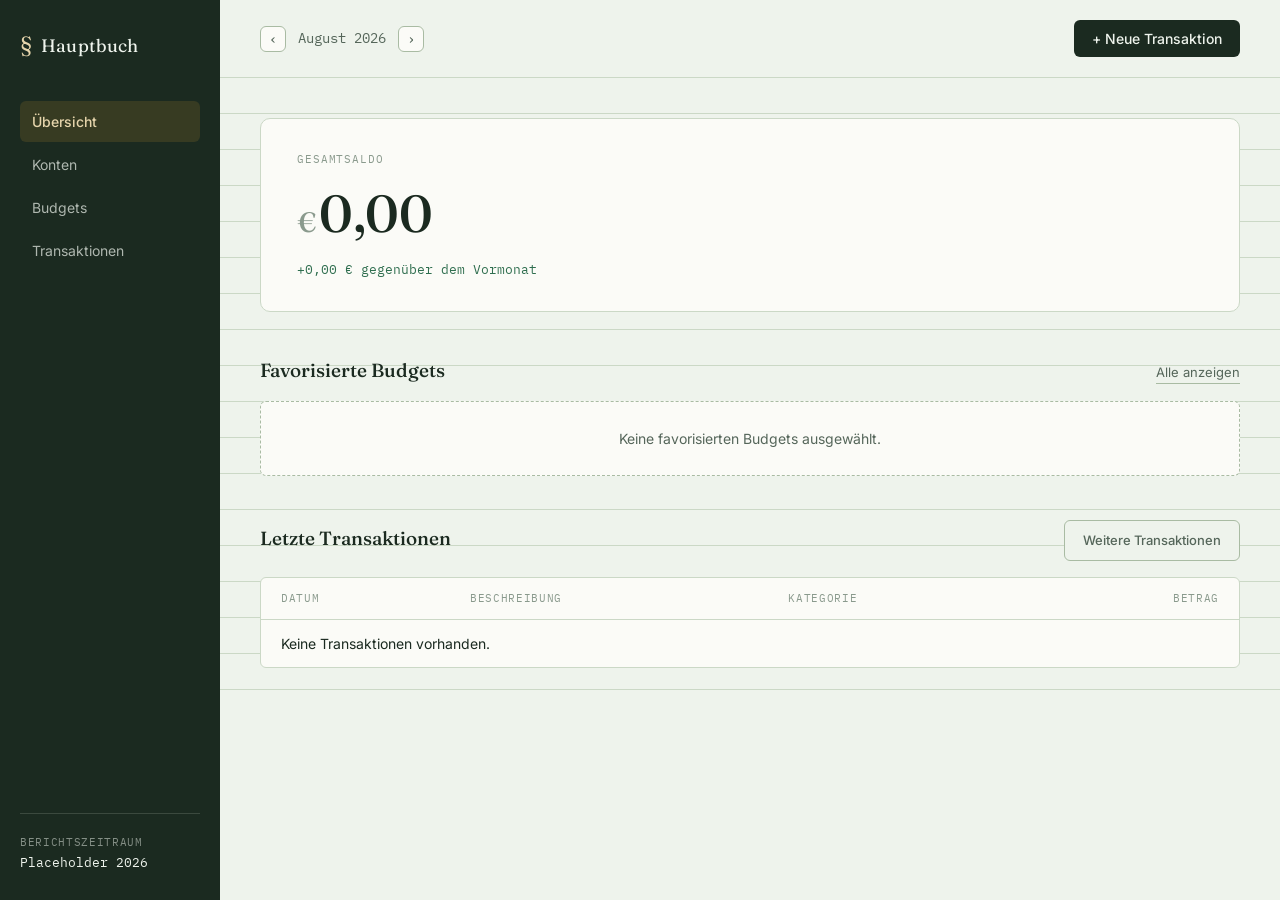
<file: index.html>
<!DOCTYPE html>
<html lang="de">

<head>
  <meta charset="UTF-8">
  <meta name="viewport" content="width=device-width, initial-scale=1.0">
  <title>Finanzübersicht</title>
  <link rel="preconnect" href="https://fonts.googleapis.com">
  <link rel="preconnect" href="https://fonts.gstatic.com" crossorigin>
  <link
    href="https://fonts.googleapis.com/css2?family=Fraunces:opsz,wght@9..144,400;9..144,500;9..144,600&family=Inter:wght@400;500;600&family=IBM+Plex+Mono:wght@400;500&display=swap"
    rel="stylesheet">
  <link rel="stylesheet" href="style.css">
</head>

<body>

  <div class="app">

    <!-- Sidebar -->
    <aside class="sidebar">
      <div class="brand">
        <span class="brand__mark">§</span>
        <span class="brand__name">Hauptbuch</span>
      </div>

      <nav class="nav" aria-label="Hauptnavigation">
        <a class="nav__item nav__item--active" href="#">
          <span class="nav__label">Übersicht</span>
        </a>
        <a class="nav__item" href="sidebar/bank_accounts.html">
          <span class="nav__label">Konten</span>
        </a>
        <a class="nav__item" href="sidebar/budgets.html">
          <span class="nav__label">Budgets</span>
        </a>
        <a class="nav__item" href="sidebar/transactions.html">
          <span class="nav__label">Transaktionen</span>
        </a>
      </nav>

      <div class="sidebar__footer">
        <span class="sidebar__period">Berichtszeitraum</span>
        <span class="sidebar__month">Placeholder 2026</span>
      </div>
    </aside>

    <!-- Main -->
    <div class="main">

      <header class="topbar">
        <div class="topbar__month">
          <button class="month-nav" aria-label="Vorheriger Monat">‹</button>
          <span>August 2026</span>
          <button class="month-nav" aria-label="Nächster Monat">›</button>
        </div>
        <button class="btn btn--primary">+ Neue Transaktion</button>
      </header>

      <main class="content">

        <!-- Hero balance -->
        <section class="hero" aria-labelledby="hero-heading">
          <p class="eyebrow">Gesamtsaldo</p>
          <h1 id="hero-heading" class="hero__amount">
            <span class="hero__currency">€</span><span id="overview-total-balance">0,00</span>
          </h1>
          <p id="overview-difference" class="hero__delta hero__delta--positive">0,00 € gegenüber dem Vormonat</p>
        </section>

        <!-- Budget cards -->
        <section aria-labelledby="budgets-heading" class="section">
          <div class="section__head">
            <h2 id="budgets-heading">Favorisierte Budgets</h2>
            <a class="section__link" href="sidebar/budgets.html">Alle anzeigen</a>
          </div>

          <div id="favorite-budgets-grid" class="budget-grid"></div>
        </section>

        <!-- Ledger table -->
        <section aria-labelledby="ledger-heading" class="section">
          <div class="section__head">
            <h2 id="ledger-heading">Letzte Transaktionen</h2>
            <a class="btn btn--secondary section__link" href="sidebar/transactions.html">Weitere Transaktionen</a>
          </div>

          <div class="ledger">
            <table>
              <thead>
                <tr>
                  <th scope="col">Datum</th>
                  <th scope="col">Beschreibung</th>
                  <th scope="col">Kategorie</th>
                  <th scope="col" class="align-right">Betrag</th>
                </tr>
              </thead>
              <tbody id="recent-transactions-body"></tbody>
            </table>
          </div>
        </section>

      </main>
    </div>
  </div>

  <script>
    const BANK_ACCOUNTS_STORAGE_KEY = 'personal_finance_bank_accounts';
    const TRANSACTIONS_STORAGE_KEY = 'personal_finance_transactions';
    const BUDGETS_STORAGE_KEY = 'personal_finance_budgets';
    const overview_total_balance = document.getElementById('overview-total-balance');
    const overview_difference = document.getElementById('overview-difference');
    const recent_transactions_body = document.getElementById('recent-transactions-body');
    const favorite_budgets_grid = document.getElementById('favorite-budgets-grid');

    function getSavedBankAccounts() {
      try {
        const raw = localStorage.getItem(BANK_ACCOUNTS_STORAGE_KEY);
        if (!raw) return [];

        const parsed = JSON.parse(raw);
        if (!Array.isArray(parsed)) return [];

        return parsed.map((account) => ({
          balance: Number.parseFloat(account.balance) || 0,
        }));
      } catch (error) {
        console.warn('Fehler beim Laden der Konten für die Übersicht:', error);
        return [];
      }
    }

    function getSavedTransactions() {
      try {
        const raw = localStorage.getItem(TRANSACTIONS_STORAGE_KEY);
        if (!raw) return [];

        const parsed = JSON.parse(raw);
        if (!Array.isArray(parsed)) return [];

        return parsed.map((transaction) => ({
          id: String(transaction.id || `${Date.now()}-${Math.random()}`),
          description: String(transaction.description || 'Transaktion'),
          budget: String(transaction.budget || 'Allgemein'),
          amount: Number.parseFloat(transaction.amount) || 0,
          type: String(transaction.type || 'expense'),
          createdAt: String(transaction.createdAt || new Date().toISOString()),
        }));
      } catch (error) {
        console.warn('Fehler beim Laden der Transaktionen für die Übersicht:', error);
        return [];
      }
    }

    function getSavedBudgets() {
      try {
        const raw = localStorage.getItem(BUDGETS_STORAGE_KEY);
        if (!raw) return [];

        const parsed = JSON.parse(raw);
        if (!Array.isArray(parsed)) return [];

        return parsed.map((budget) => ({
          id: String(budget.id || `${Date.now()}-${Math.random()}`),
          name: String(budget.name || 'Budget'),
          account: String(budget.account || budget.accountKey || 'Unbekannt'),
          accountKey: String(budget.accountKey || budget.account || 'Unbekannt'),
          type: budget.type === 'incremental' ? 'incremental' : 'fixed',
          targetAmount: Number.parseFloat(budget.targetAmount) || Number.parseFloat(budget.amount) || 0,
          amount: Number.parseFloat(budget.amount) || Number.parseFloat(budget.targetAmount) || 0,
          used: Number.parseFloat(budget.used) || Number.parseFloat(budget.currentAmount) || 0,
          favorite: Boolean(budget.favorite),
        }));
      } catch (error) {
        console.warn('Fehler beim Laden der Budgets für die Übersicht:', error);
        return [];
      }
    }

    function formatCurrency(value) {
      return new Intl.NumberFormat('de-DE', {
        style: 'currency',
        currency: 'EUR',
      }).format(value);
    }

    function formatDate(value) {
      const date = new Date(value);
      if (Number.isNaN(date.getTime())) {
        return '—';
      }

      return new Intl.DateTimeFormat('de-DE', {
        day: '2-digit',
        month: '2-digit',
      }).format(date);
    }

    function renderRecentTransactions() {
      if (!recent_transactions_body) {
        return;
      }

      const transactions = [...getSavedTransactions()]
        .sort((a, b) => new Date(b.createdAt) - new Date(a.createdAt))
        .slice(0, 5);

      recent_transactions_body.innerHTML = '';

      if (!transactions.length) {
        const row = document.createElement('tr');
        row.innerHTML = '<td colspan="4">Keine Transaktionen vorhanden.</td>';
        recent_transactions_body.appendChild(row);
        return;
      }

      transactions.forEach((transaction) => {
        const row = document.createElement('tr');
        const amount_class = transaction.type === 'income' ? 'amount amount--positive' : 'amount amount--negative';
        const sign = transaction.type === 'income' ? '+' : '−';

        row.innerHTML = `
          <td>${formatDate(transaction.createdAt)}</td>
          <td>${transaction.description}</td>
          <td><span class="tag">${transaction.budget}</span></td>
          <td class="align-right ${amount_class}">${sign}${formatCurrency(Math.abs(transaction.amount))}</td>
        `;

        recent_transactions_body.appendChild(row);
      });
    }

    function renderFavoriteBudgets() {
      if (!favorite_budgets_grid) {
        return;
      }

      const budgets = getSavedBudgets().filter((budget) => budget.favorite);
      favorite_budgets_grid.innerHTML = '';

      if (!budgets.length) {
        const empty_state = document.createElement('div');
        empty_state.className = 'empty-state';
        empty_state.innerHTML = '<p>Keine favorisierten Budgets ausgewählt.</p>';
        favorite_budgets_grid.appendChild(empty_state);
        return;
      }

      budgets.forEach((budget) => {
        const card = document.createElement('article');
        card.className = 'budget-card';

        const used = Number.isFinite(budget.used) ? budget.used : 0;
        const target = Number.isFinite(budget.targetAmount) && budget.targetAmount > 0 ? budget.targetAmount : Math.max(budget.amount, 0);
        const percentage = target > 0 ? Math.min((used / Math.max(target, 1)) * 100, 100) : 0;
        const remaining = target - used;
        const isIncremental = budget.type === 'incremental';
        const amountDescription = isIncremental
          ? (budget.targetAmount > 0 ? `${formatCurrency(used)} / ${formatCurrency(target)}` : `${formatCurrency(used)} gespart`)
          : `${formatCurrency(used)} / ${formatCurrency(target)}`;

        const noteText = isIncremental
          ? (budget.targetAmount > 0
            ? (remaining >= 0 ? `${formatCurrency(remaining)} bis Ziel` : `${formatCurrency(Math.abs(remaining))} über Ziel`)
            : 'Ziel offen')
          : (remaining >= 0 ? `${formatCurrency(remaining)} übrig` : `${formatCurrency(Math.abs(remaining))} über Budget`);

        card.innerHTML = `
          <div class="budget-card__head">
            <span class="budget-card__label">${budget.name}</span>
            <span class="budget-card__figures">${amountDescription}</span>
          </div>
          <div class="budget-card__track">
            <div class="budget-card__fill ${remaining < 0 ? 'budget-card__fill--over' : ''}" style="width: ${percentage}%"></div>
          </div>
          <p class="budget-card__note ${remaining < 0 ? 'budget-card__note--over' : ''}">${budget.account} · ${noteText}</p>
        `;

        favorite_budgets_grid.appendChild(card);
      });
    }

    function updateOverviewSummary() {
      const accounts = getSavedBankAccounts();
      const total = accounts.reduce((sum, account) => sum + account.balance, 0);
      const previous_month_total = 0;
      const difference = total - previous_month_total;

      if (overview_total_balance) {
        overview_total_balance.textContent = new Intl.NumberFormat('de-DE', {
          minimumFractionDigits: 2,
          maximumFractionDigits: 2,
        }).format(total);
      }

      if (overview_difference) {
        const formatted_difference = new Intl.NumberFormat('de-DE', {
          minimumFractionDigits: 2,
          maximumFractionDigits: 2,
        }).format(Math.abs(difference));

        const sign = difference >= 0 ? '+' : '−';
        overview_difference.textContent = `${sign}${formatted_difference} € gegenüber dem Vormonat`;
        overview_difference.classList.toggle('hero__delta--negative', difference < 0);
        overview_difference.classList.toggle('hero__delta--positive', difference >= 0);
      }
    }

    updateOverviewSummary();
    renderRecentTransactions();
    renderFavoriteBudgets();
  </script>

</body>

</html>
</file>
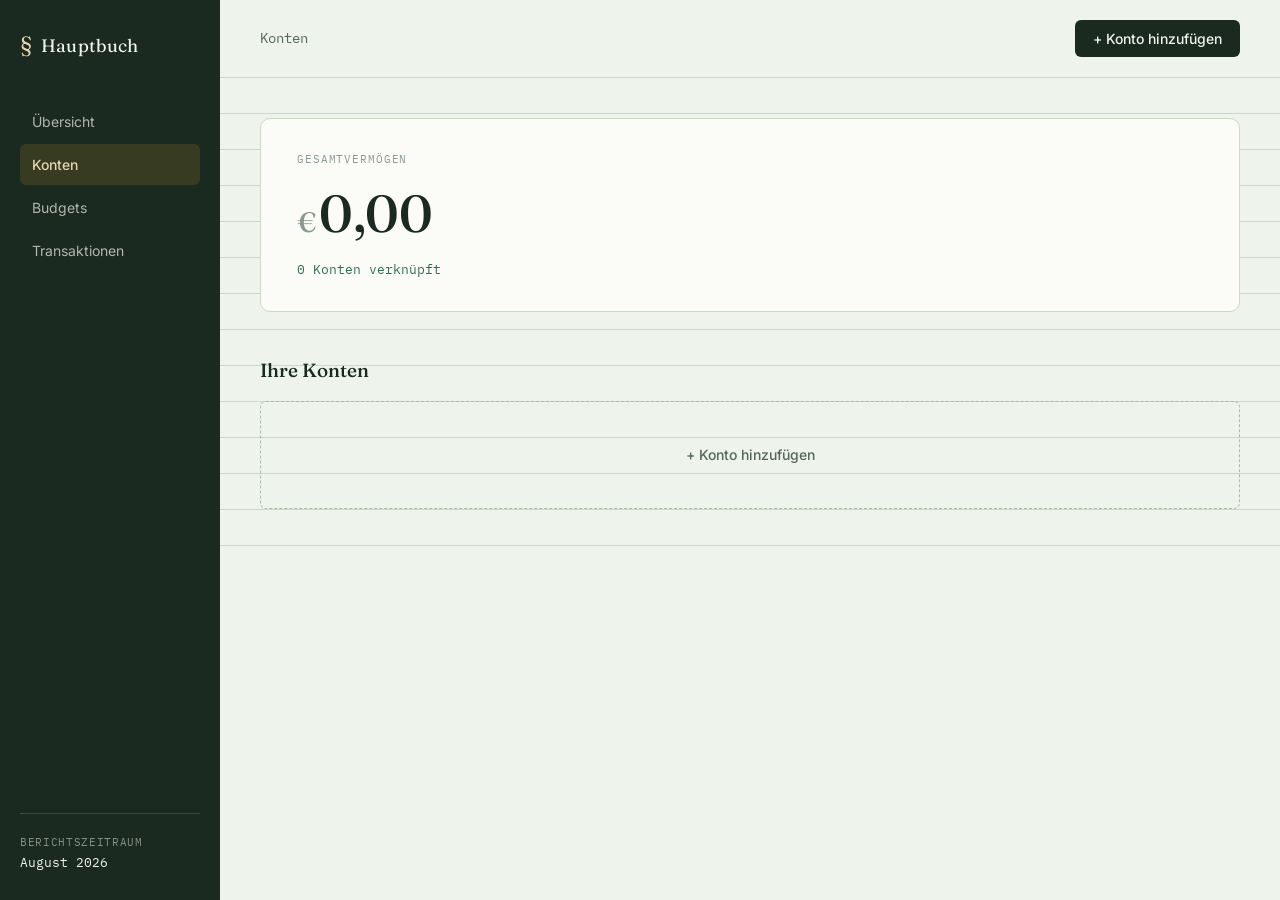
<file: sidebar/bank_accounts.html>
<!DOCTYPE html>

<html lang="de">

<head>
  <meta charset="UTF-8">
  <meta name="viewport" content="width=device-width, initial-scale=1.0">
  <title>Bankkonten – Finanzübersicht</title>
  <link rel="preconnect" href="https://fonts.googleapis.com">
  <link rel="preconnect" href="https://fonts.gstatic.com" crossorigin>
  <link
    href="https://fonts.googleapis.com/css2?family=Fraunces:opsz,wght@9..144,400;9..144,500;9..144,600&family=Inter:wght@400;500;600&family=IBM+Plex+Mono:wght@400;500&display=swap"
    rel="stylesheet">
  <link rel="stylesheet" href="../style.css">
</head>

<body>

  <div class="app">

    <aside class="sidebar">
      <div class="brand">
        <span class="brand__mark">§</span>
        <span class="brand__name">Hauptbuch</span>
      </div>

      <nav class="nav" aria-label="Hauptnavigation">
        <a class="nav__item" href="../index.html">
          <span class="nav__label">Übersicht</span>
        </a>
        <a class="nav__item nav__item--active" href="bank_accounts.html">
          <span class="nav__label">Konten</span>
        </a>
        <a class="nav__item" href="budgets.html">
          <span class="nav__label">Budgets</span>
        </a>
        <a class="nav__item" href="transactions.html">
          <span class="nav__label">Transaktionen</span>
        </a>
      </nav>

      <div class="sidebar__footer">
        <span class="sidebar__period">Berichtszeitraum</span>
        <span class="sidebar__month">August 2026</span>
      </div>
    </aside>

    <div class="main">

      <header class="topbar">
        <div class="topbar__month">
          <span>Konten</span>
        </div>
        <button class="btn btn--primary fn-add_bank_account">+ Konto hinzufügen</button>
      </header>

      <main class="content">

        <section class="hero" aria-labelledby="networth-heading">
          <p class="eyebrow">Gesamtvermögen</p>
          <h2 id="networth-heading" class="hero__amount">
            <span class="hero__currency">€</span><span id="total-balance-value">0,00</span>
          </h2>
          <p id="total-account-count" class="hero__delta hero__delta--positive">0 Konten verknüpft</p>
        </section>

        <section aria-labelledby="accounts-heading" class="section">
          <div class="section__head">
            <h2 id="accounts-heading">Ihre Konten</h2>
          </div>

          <div id="container-bank_accounts" class="account-grid">

            <!-- <article class="account-card">
              <p class="eyebrow account-card__institute">Sparkasse</p>
              <span class="account-card__name">Girokonto</span>
              <span class="account-card__type">Laufendes Konto</span>
              <span class="account-card__balance account-card__balance--positive">2.340,18 €</span>
            </article>

            <article class="account-card">
              <p class="eyebrow account-card__institute">DKB</p>
              <span class="account-card__name">Kreditkarte</span>
              <span class="account-card__type">Revolvierender Kredit</span>
              <span class="account-card__balance account-card__balance--negative">−420,75 €</span>
            </article> -->

            <button class="account-card account-card--add fn-add_bank_account" type="button">
              <span>+ Konto hinzufügen</span>
            </button>

          </div>
        </section>

      </main>
    </div>
  </div>

  <div id="account-modal" class="account-modal" hidden>
    <div class="account-modal__backdrop" data-close="account-modal"></div>
    <div class="account-modal__panel" role="dialog" aria-modal="true" aria-labelledby="account-modal-title">
      <div class="account-modal__header">
        <div>
          <p class="eyebrow">Neues Konto</p>
          <h2 id="account-modal-title">Konto anlegen</h2>
        </div>
        <button class="account-modal__close" type="button" aria-label="Fenster schließen"
          data-close="account-modal">×</button>
      </div>

      <form id="account-form" class="account-modal__form">
        <label class="field">
          <span class="field__label">Institut</span>
          <input type="text" name="institute" placeholder="z. B. Sparkasse" required>
        </label>

        <label class="field">
          <span class="field__label">Kontobezeichnung</span>
          <input type="text" name="name" placeholder="z. B. Girokonto" required>
        </label>

        <label class="field">
          <span class="field__label">Kontotyp</span>
          <select name="type" required>
            <option value="">Bitte wählen</option>
            <option value="Girokonto">Girokonto</option>
            <option value="Sparkonto">Sparkonto</option>
            <option value="Kreditkarte">Kreditkarte</option>
            <option value="Depot">Depot</option>
            <option value="Bargeld">Bargeld</option>
          </select>
        </label>

        <label class="field">
          <span class="field__label">Aktueller Kontostand</span>
          <input type="number" name="balance" step="0.01" placeholder="0,00" value="0">
        </label>

        <div class="account-modal__actions">
          <button class="btn btn--secondary" type="button" data-close="account-modal">Abbrechen</button>
          <button class="btn btn--primary" type="submit">Konto speichern</button>
        </div>
      </form>
    </div>
  </div>

  <script src="bank_accounts.js"></script>
</body>

</html>
</file>
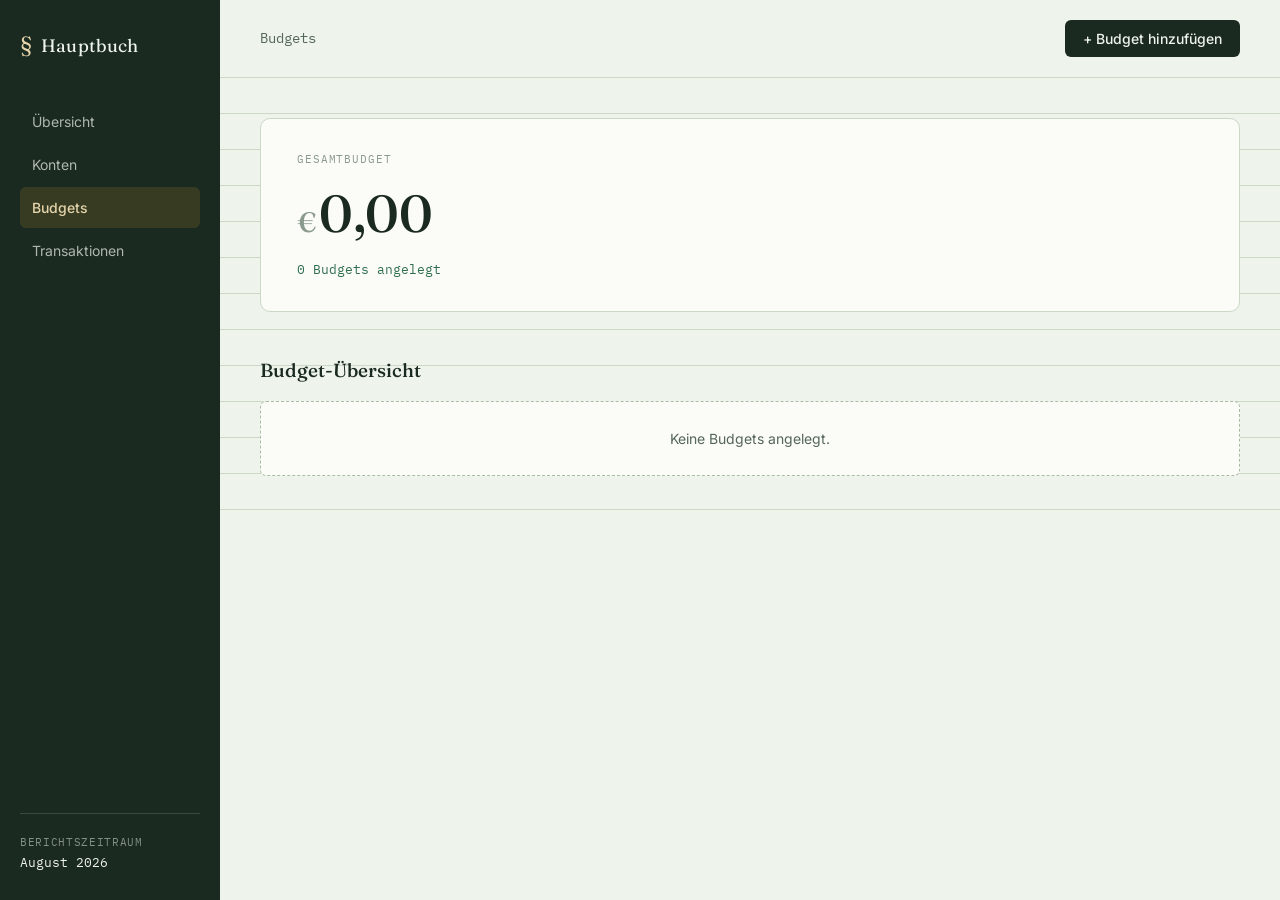
<file: sidebar/budgets.html>
<!DOCTYPE html>

<html lang="de">

<head>
    <meta charset="UTF-8">
    <meta name="viewport" content="width=device-width, initial-scale=1.0">
    <title>Budgets – Finanzübersicht</title>
    <link rel="preconnect" href="https://fonts.googleapis.com">
    <link rel="preconnect" href="https://fonts.gstatic.com" crossorigin>
    <link
        href="https://fonts.googleapis.com/css2?family=Fraunces:opsz,wght@9..144,400;9..144,500;9..144,600&family=Inter:wght@400;500;600&family=IBM+Plex+Mono:wght@400;500&display=swap"
        rel="stylesheet">
    <link rel="stylesheet" href="../style.css">
</head>

<body>

    <div class="app">

        <aside class="sidebar">
            <div class="brand">
                <span class="brand__mark">§</span>
                <span class="brand__name">Hauptbuch</span>
            </div>

            <nav class="nav" aria-label="Hauptnavigation">
                <a class="nav__item" href="../index.html">
                    <span class="nav__label">Übersicht</span>
                </a>
                <a class="nav__item" href="bank_accounts.html">
                    <span class="nav__label">Konten</span>
                </a>
                <a class="nav__item nav__item--active" href="budgets.html">
                    <span class="nav__label">Budgets</span>
                </a>
                <a class="nav__item" href="transactions.html">
                    <span class="nav__label">Transaktionen</span>
                </a>
            </nav>

            <div class="sidebar__footer">
                <span class="sidebar__period">Berichtszeitraum</span>
                <span class="sidebar__month">August 2026</span>
            </div>
        </aside>

        <div class="main">

            <header class="topbar">
                <div class="topbar__month">
                    <span>Budgets</span>
                </div>
                <button class="btn btn--primary fn-add_budget">+ Budget hinzufügen</button>
            </header>

            <main class="content">

                <section class="hero" aria-labelledby="budgets-heading">
                    <p class="eyebrow">Gesamtbudget</p>
                    <h2 id="budgets-heading" class="hero__amount">
                        <span class="hero__currency">€</span><span id="budget-total-amount">0,00</span>
                    </h2>
                    <p id="budget-total-summary" class="hero__delta hero__delta--positive">0 Budgets angelegt</p>
                </section>

                <section aria-labelledby="budget-list-heading" class="section">
                    <div class="section__head">
                        <h2 id="budget-list-heading">Budget-Übersicht</h2>
                    </div>

                    <div id="budget-list" class="budget-grid"></div>
                </section>

            </main>
        </div>
    </div>

    <div id="budget-modal" class="account-modal" hidden>
        <div class="account-modal__backdrop" data-close="budget-modal"></div>
        <div class="account-modal__panel" role="dialog" aria-modal="true" aria-labelledby="budget-modal-title">
            <div class="account-modal__header">
                <div>
                    <p class="eyebrow">Neues Budget</p>
                    <h2 id="budget-modal-title">Budget erstellen</h2>
                </div>
                <button class="account-modal__close" type="button" aria-label="Budget-Fenster schließen"
                    data-close="budget-modal">×</button>
            </div>

            <form id="budget-form" class="account-modal__form">
                <label class="field">
                    <span class="field__label">Budgetname</span>
                    <input type="text" name="name" placeholder="z. B. Lebensmittel" required>
                </label>

                <label class="field">
                    <span class="field__label">Budgettyp</span>
                    <select id="budget-type-select" name="type" required>
                        <option value="fixed">Festes Budget</option>
                        <option value="incremental">Inkrementell (Sparkonto)</option>
                    </select>
                </label>

                <label class="field">
                    <span class="field__label">Zugehöriges Konto</span>
                    <select id="budget-account-select" name="account" required></select>
                </label>

                <div id="fixed-budget-fields">
                    <label class="field">
                        <span class="field__label">Budgetbetrag</span>
                        <input type="number" name="amount" step="0.01" min="0" placeholder="0,00">
                    </label>
                </div>

                <div id="incremental-budget-fields" hidden>
                    <label class="field">
                        <span class="field__label">Zielbetrag</span>
                        <input type="number" name="targetAmount" step="0.01" min="0" placeholder="0,00">
                    </label>

                    <label class="field">
                        <span class="field__label">Aktueller Stand</span>
                        <input type="number" name="currentAmount" step="0.01" min="0" placeholder="0,00">
                    </label>
                </div>

                <label class="field field--checkbox">
                    <span class="field__label">Favorit</span>
                    <label class="checkbox-inline">
                        <input type="checkbox" name="favorite" value="true">
                        <span>In der Übersicht anzeigen</span>
                    </label>
                </label>

                <div class="account-modal__actions">
                    <button class="btn btn--secondary" type="button" data-close="budget-modal">Abbrechen</button>
                    <button class="btn btn--primary" type="submit">Budget speichern</button>
                </div>
            </form>
        </div>
    </div>

    <div id="quick-transaction-modal" class="account-modal" hidden>
        <div class="account-modal__backdrop" data-close="quick-transaction-modal"></div>
        <div class="account-modal__panel" role="dialog" aria-modal="true"
            aria-labelledby="quick-transaction-modal-title">
            <div class="account-modal__header">
                <div>
                    <p class="eyebrow">Neue Transaktion</p>
                    <h2 id="quick-transaction-modal-title">Buchung erfassen</h2>
                </div>
                <button class="account-modal__close" type="button" aria-label="Fenster schließen"
                    data-close="quick-transaction-modal">×</button>
            </div>

            <form id="quick-transaction-form" class="account-modal__form">
                <label class="field">
                    <span class="field__label">Beschreibung</span>
                    <input type="text" name="description" placeholder="z. B. Supermarkt" required>
                </label>

                <label class="field">
                    <span class="field__label">Betroffene Budget</span>
                    <select id="quick-transaction-budget-select" name="budget" required></select>
                </label>

                <label class="field">
                    <span class="field__label">Datum</span>
                    <input type="date" name="date" required>
                </label>

                <label class="field">
                    <span class="field__label">Betrag</span>
                    <input type="number" name="amount" step="0.01" min="0.01" placeholder="0,00" required>
                </label>

                <label class="field">
                    <span class="field__label">Typ</span>
                    <select name="type" required>
                        <option value="">Bitte wählen</option>
                        <option value="expense">Ausgabe</option>
                        <option value="income">Einnahme</option>
                    </select>
                </label>

                <div class="account-modal__actions">
                    <button class="btn btn--secondary" type="button"
                        data-close="quick-transaction-modal">Abbrechen</button>
                    <button class="btn btn--primary" type="submit">Transaktion speichern</button>
                </div>
            </form>
        </div>
    </div>

    <script>
        const BUDGET_STORAGE_KEY = 'personal_finance_budgets';
        const ACCOUNTS_STORAGE_KEY = 'personal_finance_bank_accounts';
        const budget_list = document.getElementById('budget-list');
        const budget_total_amount = document.getElementById('budget-total-amount');
        const budget_total_summary = document.getElementById('budget-total-summary');
        const budget_modal = document.getElementById('budget-modal');
        const budget_form = document.getElementById('budget-form');
        const account_select = document.getElementById('budget-account-select');
        const budget_type_select = document.getElementById('budget-type-select');
        const fixed_budget_fields = document.getElementById('fixed-budget-fields');
        const incremental_budget_fields = document.getElementById('incremental-budget-fields');
        const quick_transaction_modal = document.getElementById('quick-transaction-modal');
        const quick_transaction_form = document.getElementById('quick-transaction-form');
        const quick_transaction_budget_select = document.getElementById('quick-transaction-budget-select');

        function getSavedAccounts() {
            try {
                const raw = localStorage.getItem(ACCOUNTS_STORAGE_KEY);
                if (!raw) return [];

                const parsed = JSON.parse(raw);
                if (!Array.isArray(parsed)) return [];

                return parsed.map((account) => ({
                    id: String(account.id || `${account.institute}-${account.name}`),
                    institute: String(account.institute || 'Institut'),
                    name: String(account.name || 'Konto'),
                    type: String(account.type || 'Konto'),
                    balance: Number.parseFloat(account.balance) || 0,
                    accountKey: `${String(account.institute || 'Institut')} | ${String(account.name || 'Konto')}`,
                }));
            } catch (error) {
                console.warn('Fehler beim Laden der Konten:', error);
                return [];
            }
        }

        function getSavedBudgets() {
            try {
                const raw = localStorage.getItem(BUDGET_STORAGE_KEY);
                if (!raw) return [];

                const parsed = JSON.parse(raw);
                if (!Array.isArray(parsed)) return [];

                return parsed.map((budget) => {
                    const type = budget.type === 'incremental' ? 'incremental' : 'fixed';
                    const targetAmount = Number.parseFloat(budget.targetAmount) || Number.parseFloat(budget.amount) || 0;
                    const currentAmount = Number.parseFloat(budget.currentAmount) || Number.parseFloat(budget.used) || 0;

                    return {
                        id: String(budget.id || (crypto.randomUUID ? crypto.randomUUID() : `${Date.now()}-${Math.random()}`)),
                        name: String(budget.name || 'Budget'),
                        account: String(budget.account || budget.accountKey || 'Unbekannt'),
                        accountKey: String(budget.accountKey || budget.account || 'Unbekannt'),
                        type,
                        amount: targetAmount,
                        targetAmount,
                        monthlyAmount: Number.parseFloat(budget.monthlyAmount) || 0,
                        used: currentAmount,
                        currentAmount,
                        favorite: Boolean(budget.favorite),
                    };
                });
            } catch (error) {
                console.warn('Fehler beim Laden der Budgets:', error);
                return [];
            }
        }

        function createBudgetEntry({ name, accountKey, amount, accountLabel, type = 'fixed', targetAmount, currentAmount, favorite = false }) {
            const isIncremental = type === 'incremental';

            return {
                id: crypto.randomUUID ? crypto.randomUUID() : `${Date.now()}-${Math.random()}`,
                name,
                account: accountLabel,
                accountKey,
                type: isIncremental ? 'incremental' : 'fixed',
                amount: isIncremental ? (targetAmount || 0) : (amount || 0),
                targetAmount: isIncremental ? (targetAmount || 0) : (amount || 0),
                monthlyAmount: 0,
                used: isIncremental ? (currentAmount || 0) : 0,
                currentAmount: isIncremental ? (currentAmount || 0) : 0,
                favorite: Boolean(favorite),
            };
        }

        function saveBudgets(budgets) {
            localStorage.setItem(BUDGET_STORAGE_KEY, JSON.stringify(budgets));
        }

        function getSavedTransactions() {
            try {
                const raw = localStorage.getItem('personal_finance_transactions');
                if (!raw) return [];

                const parsed = JSON.parse(raw);
                if (!Array.isArray(parsed)) return [];

                return parsed;
            } catch (error) {
                console.warn('Fehler beim Laden der Transaktionen:', error);
                return [];
            }
        }

        function saveTransactions(transactions) {
            localStorage.setItem('personal_finance_transactions', JSON.stringify(transactions));
        }

        function formatCurrency(value) {
            return new Intl.NumberFormat('de-DE', {
                style: 'currency',
                currency: 'EUR',
            }).format(value);
        }

        function populateAccountSelect() {
            const accounts = getSavedAccounts();
            account_select.innerHTML = '';

            if (!accounts.length) {
                const option = document.createElement('option');
                option.value = '';
                option.textContent = 'Bitte erst Konto anlegen';
                account_select.appendChild(option);
                account_select.disabled = true;
                return;
            }

            account_select.disabled = false;
            const empty_option = document.createElement('option');
            empty_option.value = '';
            empty_option.textContent = 'Bitte wählen';
            account_select.appendChild(empty_option);

            accounts.forEach((account) => {
                const option = document.createElement('option');
                option.value = account.accountKey;
                option.textContent = `${account.institute} · ${account.name}`;
                account_select.appendChild(option);
            });
        }

        function renderBudgets() {
            const budgets = getSavedBudgets();
            budget_list.innerHTML = '';

            if (!budgets.length) {
                const empty_state = document.createElement('div');
                empty_state.className = 'empty-state';
                empty_state.innerHTML = '<p>Keine Budgets angelegt.</p>';
                budget_list.appendChild(empty_state);
            } else {
                budgets.forEach((budget) => {
                    const card = document.createElement('article');
                    card.className = 'budget-card';

                    const used = Number.isFinite(budget.used) ? budget.used : 0;
                    const target = Number.isFinite(budget.targetAmount) && budget.targetAmount > 0 ? budget.targetAmount : Math.max(budget.amount, 0);
                    const percentage = target > 0 ? Math.min((used / Math.max(target, 1)) * 100, 100) : 0;
                    const remaining = target - used;
                    const isIncremental = budget.type === 'incremental';
                    const amountDescription = isIncremental
                        ? (budget.targetAmount > 0 ? `${formatCurrency(used)} / ${formatCurrency(target)}` : `${formatCurrency(used)} gespart`)
                        : `${formatCurrency(used)} / ${formatCurrency(target)}`;

                    card.setAttribute('data-budget-id', budget.id);
                    card.innerHTML = `
            <div class="budget-card__head">
              <div class="budget-card__title-wrap">
                <span class="budget-card__label">${budget.name}</span>
                <button class="budget-card__favorite" type="button" data-favorite-toggle="${budget.id}" aria-label="${budget.favorite ? 'Favorit entfernen' : 'Als Favorit markieren'}">${budget.favorite ? '★' : '☆'}</button>
              </div>
              <span class="budget-card__figures">${amountDescription}</span>
            </div>
            <div class="budget-card__track">
              <div class="budget-card__fill ${remaining < 0 ? 'budget-card__fill--over' : ''}" style="width: ${percentage}%"></div>
            </div>
            <p class="budget-card__note ${remaining < 0 ? 'budget-card__note--over' : ''}">${budget.account} · ${isIncremental ? (budget.targetAmount > 0 ? `${remaining >= 0 ? `${formatCurrency(remaining)} bis Ziel` : `${formatCurrency(Math.abs(remaining))} über Ziel`}` : 'Ziel offen') : `${remaining >= 0 ? `${formatCurrency(remaining)} übrig` : `${formatCurrency(Math.abs(remaining))} über Budget`}`}</p>
            <div class="budget-card__menu">
              <button class="budget-card__mini" type="button" data-budget-action="edit" data-budget-id="${budget.id}">Bearbeiten</button>
              <button class="budget-card__mini budget-card__mini--danger" type="button" data-budget-action="delete" data-budget-id="${budget.id}">Löschen</button>
            </div>
            <button class="budget-card__action" type="button" data-budget-id="${budget.id}">Transaktion hinzufügen</button>
          `;

                    budget_list.appendChild(card);
                });
            }

            const total = budgets.reduce((sum, budget) => sum + (budget.targetAmount || budget.amount || 0), 0);
            budget_total_amount.textContent = new Intl.NumberFormat('de-DE', {
                minimumFractionDigits: 2,
                maximumFractionDigits: 2,
            }).format(total);

            budget_total_summary.textContent = `${budgets.length} ${budgets.length === 1 ? 'Budget' : 'Budgets'} angelegt`;
        }

        function toggleBudgetTypeFields() {
            const isIncremental = budget_type_select.value === 'incremental';
            fixed_budget_fields.hidden = isIncremental;
            incremental_budget_fields.hidden = !isIncremental;

            if (isIncremental) {
                const amountInput = budget_form.querySelector('input[name="amount"]');
                if (amountInput) {
                    amountInput.removeAttribute('required');
                }
            } else {
                const amountInput = budget_form.querySelector('input[name="amount"]');
                if (amountInput) {
                    amountInput.setAttribute('required', 'required');
                }
            }
        }

        function populateQuickTransactionBudgetSelect(selectedBudgetId = null) {
            const budgets = getSavedBudgets();
            quick_transaction_budget_select.innerHTML = '';

            if (!budgets.length) {
                const option = document.createElement('option');
                option.value = '';
                option.textContent = 'Bitte erst Budget anlegen';
                quick_transaction_budget_select.appendChild(option);
                quick_transaction_budget_select.disabled = true;
                return;
            }

            quick_transaction_budget_select.disabled = false;
            const empty_option = document.createElement('option');
            empty_option.value = '';
            empty_option.textContent = 'Bitte wählen';
            quick_transaction_budget_select.appendChild(empty_option);

            budgets.forEach((budget) => {
                const option = document.createElement('option');
                option.value = budget.id;
                option.textContent = `${budget.name} · ${budget.account}`;
                quick_transaction_budget_select.appendChild(option);
            });

            if (selectedBudgetId) {
                quick_transaction_budget_select.value = selectedBudgetId;
            }
        }

        function updateBudgetAndAccountBalances(budgetId, amount, type) {
            const budgets = getSavedBudgets();
            const accounts = getSavedAccounts();
            const budgetIndex = budgets.findIndex((entry) => entry.id === budgetId);

            if (budgetIndex === -1) {
                return;
            }

            const budget = budgets[budgetIndex];
            const nextUsed = type === 'expense' ? budget.used + amount : Math.max(budget.used - amount, 0);
            budget.used = nextUsed;
            budget.currentAmount = nextUsed;
            budgets[budgetIndex] = budget;

            const account = accounts.find((entry) => entry.accountKey === budget.accountKey || entry.key === budget.accountKey);
            if (account) {
                const currentBalance = Number.parseFloat(account.balance) || 0;
                account.balance = type === 'expense' ? currentBalance - amount : currentBalance + amount;
                const index = accounts.findIndex((entry) => entry.accountKey === account.accountKey || entry.key === account.key);
                if (index >= 0) {
                    accounts[index] = account;
                    localStorage.setItem(ACCOUNTS_STORAGE_KEY, JSON.stringify(accounts));
                }
            }

            saveBudgets(budgets);
        }

        function toggleFavoriteBudget(budgetId) {
            const budgets = getSavedBudgets();
            const index = budgets.findIndex((budget) => budget.id === budgetId);

            if (index === -1) {
                return;
            }

            budgets[index].favorite = !budgets[index].favorite;
            saveBudgets(budgets);
            renderBudgets();
        }

        function openBudgetModalForEdit(budgetId) {
            const budgets = getSavedBudgets();
            const budget = budgets.find((item) => item.id === budgetId);

            if (!budget) {
                return;
            }

            populateAccountSelect();
            budget_form.dataset.editingBudgetId = budget.id;
            budget_form.querySelector('[name="name"]').value = budget.name || '';
            budget_form.querySelector('[name="account"]').value = budget.accountKey || '';
            budget_form.querySelector('[name="type"]').value = budget.type || 'fixed';
            budget_type_select.value = budget.type || 'fixed';
            toggleBudgetTypeFields();

            if (budget.type === 'incremental') {
                budget_form.querySelector('[name="targetAmount"]').value = budget.targetAmount || '';
                budget_form.querySelector('[name="currentAmount"]').value = budget.currentAmount || '';
            } else {
                budget_form.querySelector('[name="amount"]').value = budget.amount || '';
            }

            budget_form.querySelector('[name="favorite"]').checked = Boolean(budget.favorite);

            const modal_title = document.getElementById('budget-modal-title');
            if (modal_title) modal_title.textContent = 'Budget bearbeiten';

            budget_modal.hidden = false;
        }

        function deleteBudget(budgetId) {
            const budgets = getSavedBudgets();
            const next_budgets = budgets.filter((budget) => budget.id !== budgetId);
            saveBudgets(next_budgets);

            const transactions = getSavedTransactions();
            const next_transactions = transactions.filter((transaction) => transaction.budgetId !== budgetId);
            saveTransactions(next_transactions);

            renderBudgets();
        }

        function openTransactionForBudget(budgetId) {
            if (!budgetId) {
                return;
            }

            const budgets = getSavedBudgets();
            const selectedBudget = budgets.find((entry) => entry.id === budgetId);

            populateQuickTransactionBudgetSelect(budgetId);
            quick_transaction_modal.hidden = false;
            quick_transaction_form.reset();
            quick_transaction_budget_select.value = budgetId;
            quick_transaction_form.elements.date.value = new Date().toISOString().split('T')[0];

            const typeField = quick_transaction_form.querySelector('select[name="type"]');
            if (typeField) {
                typeField.value = selectedBudget && selectedBudget.type === 'incremental' ? 'income' : 'expense';
            }

            quick_transaction_form.elements.description.focus();
        }

        document.querySelectorAll('.fn-add_budget').forEach((button) => {
            button.addEventListener('click', () => {
                populateAccountSelect();
                budget_type_select.value = 'fixed';
                toggleBudgetTypeFields();
                budget_modal.hidden = false;
                if (account_select && !account_select.disabled) {
                    account_select.focus();
                }
            });
        });

        quick_transaction_form.addEventListener('submit', (event) => {
            event.preventDefault();

            const form_data = new FormData(quick_transaction_form);
            const description = (form_data.get('description') || '').toString().trim();
            const budgetId = (form_data.get('budget') || '').toString().trim();
            const amount = Number.parseFloat((form_data.get('amount') || '0').toString()) || 0;
            const type = (form_data.get('type') || '').toString().trim();
            const selectedDate = (form_data.get('date') || '').toString().trim() || new Date().toISOString().split('T')[0];

            if (!description || !budgetId || amount <= 0 || !type || !selectedDate) {
                return;
            }

            const budgets = getSavedBudgets();
            const budget = budgets.find((entry) => entry.id === budgetId);
            if (!budget) {
                return;
            }

            const transactions = getSavedTransactions();
            transactions.push({
                id: crypto.randomUUID ? crypto.randomUUID() : `${Date.now()}-${Math.random()}`,
                description,
                budget: budget.name,
                budgetId,
                budgetKey: budget.accountKey,
                amount,
                type,
                createdAt: new Date(`${selectedDate}T12:00:00`).toISOString(),
            });

            saveTransactions(transactions);
            updateBudgetAndAccountBalances(budgetId, amount, type);
            renderBudgets();
            quick_transaction_form.reset();
            quick_transaction_modal.hidden = true;
        });

        document.querySelectorAll('[data-close="quick-transaction-modal"]').forEach((element) => {
            element.addEventListener('click', () => {
                quick_transaction_modal.hidden = true;
                quick_transaction_form.reset();
            });
        });

        budget_list.addEventListener('click', (event) => {
            const favoriteToggle = event.target.closest('[data-favorite-toggle]');
            if (favoriteToggle) {
                event.stopPropagation();
                toggleFavoriteBudget(favoriteToggle.dataset.favoriteToggle);
                return;
            }

            const edit_button = event.target.closest('[data-budget-action="edit"]');
            if (edit_button) {
                event.stopPropagation();
                openBudgetModalForEdit(edit_button.dataset.budgetId);
                return;
            }

            const delete_button = event.target.closest('[data-budget-action="delete"]');
            if (delete_button) {
                event.stopPropagation();
                deleteBudget(delete_button.dataset.budgetId);
                return;
            }

            const trigger = event.target.closest('[data-budget-id]');
            if (!trigger) {
                return;
            }

            const budgetId = trigger.dataset.budgetId;
            if (budgetId) {
                event.stopPropagation();
                openTransactionForBudget(budgetId);
            }
        });

        budget_type_select.addEventListener('change', toggleBudgetTypeFields);

        document.querySelectorAll('[data-close="budget-modal"]').forEach((element) => {
            element.addEventListener('click', () => {
                budget_modal.hidden = true;
                budget_form.reset();
                delete budget_form.dataset.editingBudgetId;
                const modal_title = document.getElementById('budget-modal-title');
                if (modal_title) modal_title.textContent = 'Budget erstellen';
                toggleBudgetTypeFields();
            });
        });

        budget_form.addEventListener('submit', (event) => {
            event.preventDefault();

            const form_data = new FormData(budget_form);
            const name = (form_data.get('name') || '').toString().trim();
            const accountKey = (form_data.get('account') || '').toString().trim();
            const budgetType = (form_data.get('type') || 'fixed').toString().trim();
            const favorite = form_data.get('favorite') === 'true' || form_data.get('favorite') === 'on';
            const editing_id = budget_form.dataset.editingBudgetId;

            const accounts = getSavedAccounts();
            const account = accounts.find((entry) => entry.accountKey === accountKey);
            const budgets = getSavedBudgets();

            let next_budget;

            if (budgetType === 'incremental') {
                const targetAmount = Number.parseFloat((form_data.get('targetAmount') || '0').toString()) || 0;
                const currentAmount = Number.parseFloat((form_data.get('currentAmount') || '0').toString()) || 0;

                if (!name || !accountKey || currentAmount < 0 || targetAmount < 0) {
                    return;
                }

                next_budget = createBudgetEntry({
                    name,
                    accountKey,
                    targetAmount,
                    currentAmount,
                    accountLabel: account ? `${account.institute} | ${account.name}` : accountKey,
                    type: 'incremental',
                    favorite,
                });
            } else {
                const amount = Number.parseFloat((form_data.get('amount') || '0').toString()) || 0;

                if (!name || !accountKey || amount <= 0) {
                    return;
                }

                next_budget = createBudgetEntry({
                    name,
                    accountKey,
                    amount,
                    accountLabel: account ? `${account.institute} | ${account.name}` : accountKey,
                    type: 'fixed',
                    favorite,
                });
            }

            if (editing_id) {
                const index = budgets.findIndex((budget) => budget.id === editing_id);
                if (index >= 0) {
                    next_budget.id = editing_id;
                    budgets[index] = next_budget;
                }
            } else {
                budgets.push(next_budget);
            }

            saveBudgets(budgets);
            renderBudgets();
            budget_form.reset();
            delete budget_form.dataset.editingBudgetId;
            const modal_title = document.getElementById('budget-modal-title');
            if (modal_title) modal_title.textContent = 'Budget erstellen';
            toggleBudgetTypeFields();
            budget_modal.hidden = true;
        });

        renderBudgets();
        populateAccountSelect();
        toggleBudgetTypeFields();
    </script>
</body>

</html>
</file>
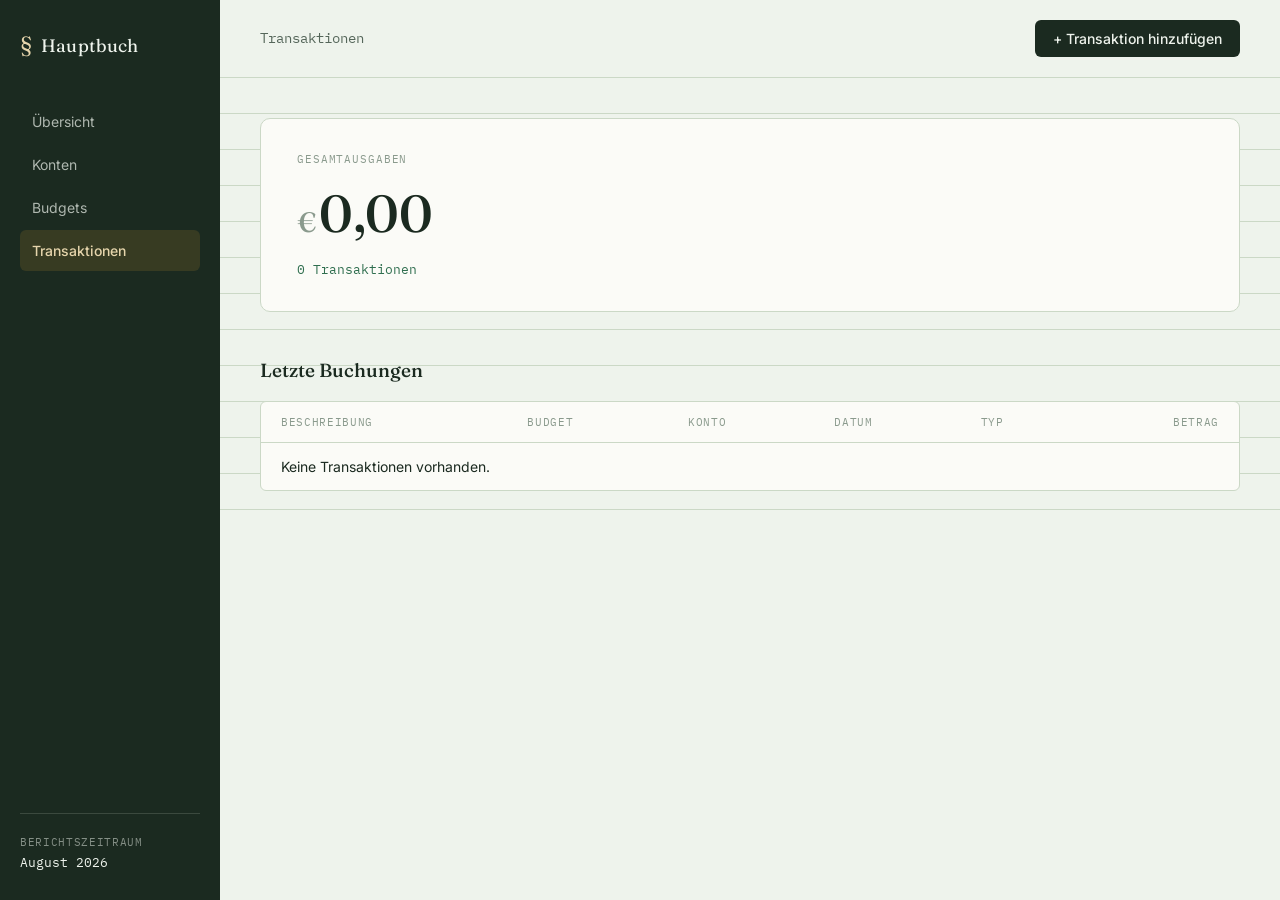
<file: sidebar/transactions.html>
<!DOCTYPE html>

<html lang="de">

<head>
    <meta charset="UTF-8">
    <meta name="viewport" content="width=device-width, initial-scale=1.0">
    <title>Transaktionen – Finanzübersicht</title>
    <link rel="preconnect" href="https://fonts.googleapis.com">
    <link rel="preconnect" href="https://fonts.gstatic.com" crossorigin>
    <link
        href="https://fonts.googleapis.com/css2?family=Fraunces:opsz,wght@9..144,400;9..144,500;9..144,600&family=Inter:wght@400;500;600&family=IBM+Plex+Mono:wght@400;500&display=swap"
        rel="stylesheet">
    <link rel="stylesheet" href="../style.css">
</head>

<body>

    <div class="app">

        <aside class="sidebar">
            <div class="brand">
                <span class="brand__mark">§</span>
                <span class="brand__name">Hauptbuch</span>
            </div>

            <nav class="nav" aria-label="Hauptnavigation">
                <a class="nav__item" href="../index.html">
                    <span class="nav__label">Übersicht</span>
                </a>
                <a class="nav__item" href="bank_accounts.html">
                    <span class="nav__label">Konten</span>
                </a>
                <a class="nav__item" href="budgets.html">
                    <span class="nav__label">Budgets</span>
                </a>
                <a class="nav__item nav__item--active" href="transactions.html">
                    <span class="nav__label">Transaktionen</span>
                </a>
            </nav>

            <div class="sidebar__footer">
                <span class="sidebar__period">Berichtszeitraum</span>
                <span class="sidebar__month">August 2026</span>
            </div>
        </aside>

        <div class="main">

            <header class="topbar">
                <div class="topbar__month">
                    <span>Transaktionen</span>
                </div>
                <button class="btn btn--primary fn-add_transaction">+ Transaktion hinzufügen</button>
            </header>

            <main class="content">

                <section class="hero" aria-labelledby="transactions-heading">
                    <p class="eyebrow">Gesamtausgaben</p>
                    <h2 id="transactions-heading" class="hero__amount">
                        <span class="hero__currency">€</span><span id="transactions-total-expense">0,00</span>
                    </h2>
                    <p id="transactions-summary" class="hero__delta hero__delta--positive">0 Transaktionen</p>
                </section>

                <section aria-labelledby="transactions-list-heading" class="section">
                    <div class="section__head">
                        <h2 id="transactions-list-heading">Letzte Buchungen</h2>
                    </div>

                    <div class="ledger">
                        <table>
                            <thead>
                                <tr>
                                    <th scope="col">Beschreibung</th>
                                    <th scope="col">Budget</th>
                                    <th scope="col">Konto</th>
                                    <th scope="col">Datum</th>
                                    <th scope="col">Typ</th>
                                    <th scope="col" class="align-right">Betrag</th>
                                </tr>
                            </thead>
                            <tbody id="transactions-table-body"></tbody>
                        </table>
                    </div>
                </section>

            </main>
        </div>
    </div>

    <div id="transaction-modal" class="account-modal" hidden>
        <div class="account-modal__backdrop" data-close="transaction-modal"></div>
        <div class="account-modal__panel" role="dialog" aria-modal="true" aria-labelledby="transaction-modal-title">
            <div class="account-modal__header">
                <div>
                    <p class="eyebrow">Neue Transaktion</p>
                    <h2 id="transaction-modal-title">Buchung erfassen</h2>
                </div>
                <button class="account-modal__close" type="button" aria-label="Fenster schließen"
                    data-close="transaction-modal">×</button>
            </div>

            <form id="transaction-form" class="account-modal__form">
                <label class="field">
                    <span class="field__label">Beschreibung</span>
                    <input type="text" name="description" placeholder="z. B. Supermarkt" required>
                </label>

                <label class="field">
                    <span class="field__label">Betroffene Budget</span>
                    <select id="transaction-budget-select" name="budget" required></select>
                </label>

                <label class="field">
                    <span class="field__label">Datum</span>
                    <input type="date" name="date" required>
                </label>

                <label class="field">
                    <span class="field__label">Betrag</span>
                    <input type="number" name="amount" step="0.01" min="0.01" placeholder="0,00" required>
                </label>

                <label class="field">
                    <span class="field__label">Typ</span>
                    <select name="type" required>
                        <option value="">Bitte wählen</option>
                        <option value="expense">Ausgabe</option>
                        <option value="income">Einnahme</option>
                    </select>
                </label>

                <div class="account-modal__actions">
                    <button class="btn btn--secondary" type="button" data-close="transaction-modal">Abbrechen</button>
                    <button class="btn btn--primary" type="submit">Transaktion speichern</button>
                </div>
            </form>
        </div>
    </div>

    <script>
        const ACCOUNTS_STORAGE_KEY = 'personal_finance_bank_accounts';
        const BUDGET_STORAGE_KEY = 'personal_finance_budgets';
        const TRANSACTIONS_STORAGE_KEY = 'personal_finance_transactions';

        const transactions_table_body = document.getElementById('transactions-table-body');
        const transactions_total_expense = document.getElementById('transactions-total-expense');
        const transactions_summary = document.getElementById('transactions-summary');
        const transaction_modal = document.getElementById('transaction-modal');
        const transaction_form = document.getElementById('transaction-form');
        const transaction_budget_select = document.getElementById('transaction-budget-select');

        function getSavedAccounts() {
            try {
                const raw = localStorage.getItem(ACCOUNTS_STORAGE_KEY);
                if (!raw) return [];

                const parsed = JSON.parse(raw);
                if (!Array.isArray(parsed)) return [];

                return parsed.map((account) => {
                    const accountKey = `${String(account.institute || 'Institut')} | ${String(account.name || 'Konto')}`;

                    return {
                        id: String(account.id || `${account.institute}-${account.name}`),
                        institute: String(account.institute || 'Institut'),
                        name: String(account.name || 'Konto'),
                        type: String(account.type || 'Konto'),
                        balance: Number.parseFloat(account.balance) || 0,
                        key: accountKey,
                        accountKey,
                    };
                });
            } catch (error) {
                console.warn('Fehler beim Laden der Konten:', error);
                return [];
            }
        }

        function getSavedBudgets() {
            try {
                const raw = localStorage.getItem(BUDGET_STORAGE_KEY);
                if (!raw) return [];

                const parsed = JSON.parse(raw);
                if (!Array.isArray(parsed)) return [];

                return parsed.map((budget) => ({
                    id: String(budget.id || (crypto.randomUUID ? crypto.randomUUID() : `${Date.now()}-${Math.random()}`)),
                    name: String(budget.name || 'Budget'),
                    account: String(budget.account || budget.accountKey || 'Unbekannt'),
                    accountKey: String(budget.accountKey || budget.account || 'Unbekannt'),
                    type: budget.type === 'incremental' ? 'incremental' : 'fixed',
                    targetAmount: Number.parseFloat(budget.targetAmount) || Number.parseFloat(budget.amount) || 0,
                    amount: Number.parseFloat(budget.amount) || Number.parseFloat(budget.targetAmount) || 0,
                    currentAmount: Number.parseFloat(budget.currentAmount) || Number.parseFloat(budget.used) || 0,
                    used: Number.parseFloat(budget.used) || Number.parseFloat(budget.currentAmount) || 0,
                }));
            } catch (error) {
                console.warn('Fehler beim Laden der Budgets:', error);
                return [];
            }
        }

        function getSavedTransactions() {
            try {
                const raw = localStorage.getItem(TRANSACTIONS_STORAGE_KEY);
                if (!raw) return [];

                const parsed = JSON.parse(raw);
                if (!Array.isArray(parsed)) return [];

                return parsed.map((transaction) => ({
                    id: String(transaction.id || (crypto.randomUUID ? crypto.randomUUID() : `${Date.now()}-${Math.random()}`)),
                    description: String(transaction.description || 'Transaktion'),
                    budget: String(transaction.budget || 'Budget'),
                    budgetId: String(transaction.budgetId || transaction.budget || 'Budget'),
                    budgetKey: String(transaction.budgetKey || transaction.budget || 'Budget'),
                    amount: Number.parseFloat(transaction.amount) || 0,
                    type: String(transaction.type || 'expense'),
                    createdAt: String(transaction.createdAt || new Date().toISOString()),
                }));
            } catch (error) {
                console.warn('Fehler beim Laden der Transaktionen:', error);
                return [];
            }
        }

        function getTodayDateValue() {
            return new Date().toISOString().split('T')[0];
        }

        function saveTransactions(transactions) {
            localStorage.setItem(TRANSACTIONS_STORAGE_KEY, JSON.stringify(transactions));
        }

        function saveBudgets(budgets) {
            localStorage.setItem(BUDGET_STORAGE_KEY, JSON.stringify(budgets));
        }

        function formatCurrency(value) {
            return new Intl.NumberFormat('de-DE', {
                style: 'currency',
                currency: 'EUR',
            }).format(value);
        }

        function formatDate(value) {
            const date = new Date(value);
            if (Number.isNaN(date.getTime())) {
                return '—';
            }

            return new Intl.DateTimeFormat('de-DE', {
                day: '2-digit',
                month: '2-digit',
                year: 'numeric',
            }).format(date);
        }

        function updateBudgetAndAccountBalances(budgetId, amount, type) {
            const budgets = getSavedBudgets();
            const accounts = getSavedAccounts();
            const budgetIndex = budgets.findIndex((entry) => entry.id === budgetId);

            if (budgetIndex === -1) {
                return;
            }

            const budget = budgets[budgetIndex];
            const nextUsed = type === 'expense' ? budget.used + amount : Math.max(budget.used - amount, 0);
            budget.used = nextUsed;
            budget.currentAmount = nextUsed;
            budgets[budgetIndex] = budget;

            const account = accounts.find((entry) => entry.key === budget.accountKey || entry.accountKey === budget.accountKey);
            if (account) {
                const currentBalance = Number.parseFloat(account.balance) || 0;
                account.balance = type === 'expense' ? currentBalance - amount : currentBalance + amount;
                const index = accounts.findIndex((entry) => entry.key === account.key || entry.accountKey === account.key);
                if (index >= 0) {
                    accounts[index] = account;
                    localStorage.setItem(ACCOUNTS_STORAGE_KEY, JSON.stringify(accounts));
                }
            }

            saveBudgets(budgets);
        }

        function populateBudgetSelect() {
            const budgets = getSavedBudgets();
            transaction_budget_select.innerHTML = '';

            if (!budgets.length) {
                const option = document.createElement('option');
                option.value = '';
                option.textContent = 'Bitte erst Budget anlegen';
                transaction_budget_select.appendChild(option);
                transaction_budget_select.disabled = true;
                return;
            }

            transaction_budget_select.disabled = false;
            const empty_option = document.createElement('option');
            empty_option.value = '';
            empty_option.textContent = 'Bitte wählen';
            transaction_budget_select.appendChild(empty_option);

            budgets.forEach((budget) => {
                const option = document.createElement('option');
                option.value = budget.id;
                option.textContent = `${budget.name} · ${budget.account}`;
                transaction_budget_select.appendChild(option);
            });

            const selectedBudgetId = new URLSearchParams(window.location.search).get('budgetId');
            if (selectedBudgetId && budgets.some((budget) => budget.id === selectedBudgetId)) {
                transaction_budget_select.value = selectedBudgetId;
            }
        }

        function renderTransactions() {
            const transactions = getSavedTransactions();
            const budgets = getSavedBudgets();
            transactions_table_body.innerHTML = '';

            if (!transactions.length) {
                const row = document.createElement('tr');
                row.innerHTML = '<td colspan="6" class="empty-table">Keine Transaktionen vorhanden.</td>';
                transactions_table_body.appendChild(row);
            } else {
                const sortedTransactions = [...transactions].sort((a, b) => new Date(b.createdAt) - new Date(a.createdAt));

                sortedTransactions.forEach((transaction) => {
                    const row = document.createElement('tr');
                    const matchingBudget = budgets.find((entry) => entry.id === transaction.budgetId) || budgets.find((entry) => entry.name === transaction.budget);
                    const budgetName = matchingBudget ? matchingBudget.name : transaction.budget || 'Budget';
                    const accountName = matchingBudget ? matchingBudget.account : transaction.budgetKey || 'Konto';
                    const type_label = transaction.type === 'income' ? 'Einnahme' : 'Ausgabe';
                    const amount_class = transaction.type === 'income' ? 'amount amount--positive' : 'amount amount--negative';
                    const sign = transaction.type === 'income' ? '+' : '−';

                    row.innerHTML = `
            <td>${transaction.description}</td>
            <td>${budgetName}</td>
            <td>${accountName}</td>
            <td>${formatDate(transaction.createdAt)}</td>
            <td>${type_label}</td>
            <td class="align-right ${amount_class}">${sign}${formatCurrency(Math.abs(transaction.amount))}</td>
          `;

                    transactions_table_body.appendChild(row);
                });
            }

            const total_expense = transactions
                .filter((transaction) => transaction.type === 'expense')
                .reduce((sum, transaction) => sum + transaction.amount, 0);

            transactions_total_expense.textContent = new Intl.NumberFormat('de-DE', {
                minimumFractionDigits: 2,
                maximumFractionDigits: 2,
            }).format(total_expense);

            transactions_summary.textContent = `${transactions.length} ${transactions.length === 1 ? 'Transaktion' : 'Transaktionen'}`;
        }

        document.querySelectorAll('.fn-add_transaction').forEach((button) => {
            button.addEventListener('click', () => {
                populateBudgetSelect();
                transaction_form.elements.date.value = getTodayDateValue();
                transaction_modal.hidden = false;
                if (transaction_budget_select && !transaction_budget_select.disabled) {
                    transaction_budget_select.focus();
                }
            });
        });

        document.querySelectorAll('[data-close="transaction-modal"]').forEach((element) => {
            element.addEventListener('click', () => {
                transaction_modal.hidden = true;
                transaction_form.reset();
            });
        });

        transaction_form.addEventListener('submit', (event) => {
            event.preventDefault();

            const form_data = new FormData(transaction_form);
            const description = (form_data.get('description') || '').toString().trim();
            const budgetId = (form_data.get('budget') || '').toString().trim();
            const amount = Number.parseFloat((form_data.get('amount') || '0').toString()) || 0;
            const type = (form_data.get('type') || '').toString().trim();
            const selectedDate = (form_data.get('date') || '').toString().trim() || getTodayDateValue();

            if (!description || !budgetId || amount <= 0 || !type || !selectedDate) {
                return;
            }

            const budgets = getSavedBudgets();
            const budget = budgets.find((entry) => entry.id === budgetId);

            if (!budget) {
                return;
            }

            const transactions = getSavedTransactions();
            transactions.push({
                id: crypto.randomUUID ? crypto.randomUUID() : `${Date.now()}-${Math.random()}`,
                description,
                budget: budget.name,
                budgetId,
                budgetKey: budget.accountKey,
                amount,
                type,
                createdAt: new Date(`${selectedDate}T12:00:00`).toISOString(),
            });

            saveTransactions(transactions);
            updateBudgetAndAccountBalances(budgetId, amount, type);
            renderTransactions();
            transaction_form.reset();
            transaction_modal.hidden = true;
        });

        renderTransactions();
        populateBudgetSelect();

        const preselectedBudgetId = new URLSearchParams(window.location.search).get('budgetId');
        if (preselectedBudgetId) {
            transaction_budget_select.value = preselectedBudgetId;
            transaction_modal.hidden = false;
            if (transaction_budget_select && !transaction_budget_select.disabled) {
                transaction_budget_select.focus();
            }
        }
    </script>
</body>

</html>
</file>
<file: style.css>
/* ---------------------------------------------
   Design tokens
--------------------------------------------- */
:root {
  /* Palette — ledger paper, pine ink, brass accent */
  --paper: #EEF3EC;
  --sheet: #FBFBF7;
  --ink: #1B2A20;
  --ink-soft: #55665A;
  --ink-faint: #8A9A8D;
  --line: #CBD8C6;
  --line-strong: #A9BBA3;

  --accent: #B98A2E;
  /* brass — budgets, focus, signature */
  --accent-soft: #E6D5AC;
  --positive: #2F6E4F;
  /* forest green */
  --positive-soft: #DCEAE0;
  --negative: #A6432D;
  /* brick */
  --negative-soft: #F1DDD6;
  --warn: #B98A2E;

  --font-display: "Fraunces", serif;
  --font-body: "Inter", system-ui, sans-serif;
  --font-mono: "IBM Plex Mono", ui-monospace, monospace;

  --radius: 6px;
  --sidebar-w: 220px;
}

/* ---------------------------------------------
   Reset & base
--------------------------------------------- */
* {
  box-sizing: border-box;
}

html,
body {
  margin: 0;
  padding: 0;
}

body {
  background: var(--paper);
  color: var(--ink);
  font-family: var(--font-body);
  font-size: 15px;
  line-height: 1.5;
  -webkit-font-smoothing: antialiased;
}

h1,
h2 {
  font-family: var(--font-display);
  font-weight: 500;
  margin: 0;
  color: var(--ink);
}

a {
  color: inherit;
  text-decoration: none;
}

button {
  font-family: inherit;
  cursor: pointer;
}

:focus-visible {
  outline: 2px solid var(--accent);
  outline-offset: 2px;
}

@media (prefers-reduced-motion: reduce) {
  * {
    transition: none !important;
    animation: none !important;
  }
}

/* ---------------------------------------------
   App shell
--------------------------------------------- */
.app {
  display: grid;
  grid-template-columns: var(--sidebar-w) 1fr;
  min-height: 100vh;
}

/* ---------------------------------------------
   Sidebar
--------------------------------------------- */
.sidebar {
  background: var(--ink);
  color: var(--paper);
  padding: 28px 20px;
  display: flex;
  flex-direction: column;
}

.brand {
  display: flex;
  align-items: baseline;
  gap: 8px;
  margin-bottom: 40px;
}

.brand__mark {
  font-family: var(--font-display);
  font-size: 22px;
  color: var(--accent-soft);
}

.brand__name {
  font-family: var(--font-display);
  font-size: 18px;
  letter-spacing: 0.01em;
}

.nav {
  display: flex;
  flex-direction: column;
  gap: 2px;
  flex: 1;
}

.nav__item {
  padding: 10px 12px;
  border-radius: var(--radius);
  color: rgba(238, 243, 236, 0.7);
  font-size: 14px;
  transition: background 0.15s ease, color 0.15s ease;
}

.nav__item:hover {
  background: rgba(238, 243, 236, 0.08);
  color: var(--paper);
}

.nav__item--active {
  background: rgba(185, 138, 46, 0.18);
  color: var(--accent-soft);
  font-weight: 500;
}

.sidebar__footer {
  display: flex;
  flex-direction: column;
  gap: 2px;
  padding-top: 20px;
  border-top: 1px solid rgba(238, 243, 236, 0.15);
  font-family: var(--font-mono);
}

.sidebar__period {
  font-size: 11px;
  text-transform: uppercase;
  letter-spacing: 0.06em;
  color: rgba(238, 243, 236, 0.5);
}

.sidebar__month {
  font-size: 13px;
  color: var(--paper);
}

/* ---------------------------------------------
   Main / topbar
--------------------------------------------- */
.main {
  display: flex;
  flex-direction: column;
  min-width: 0;
}

.topbar {
  display: flex;
  align-items: center;
  justify-content: space-between;
  padding: 20px 40px;
  border-bottom: 1px solid var(--line);
}

.topbar__month {
  display: flex;
  align-items: center;
  gap: 12px;
  font-family: var(--font-mono);
  font-size: 14px;
  color: var(--ink-soft);
}

.month-nav {
  border: 1px solid var(--line-strong);
  background: var(--sheet);
  border-radius: var(--radius);
  width: 26px;
  height: 26px;
  color: var(--ink-soft);
  font-size: 14px;
  line-height: 1;
}

.month-nav:hover {
  border-color: var(--accent);
  color: var(--accent);
}

.btn {
  border: none;
  border-radius: var(--radius);
  padding: 10px 18px;
  font-size: 14px;
  font-weight: 500;
}

.btn--primary {
  background: var(--ink);
  color: var(--paper);
}

.btn--primary:hover {
  background: #2A3D2F;
}

.btn--secondary {
  background: var(--paper);
  color: var(--ink);
  border: 1px solid var(--line-strong);
}

.btn--secondary:hover {
  border-color: var(--accent);
  color: var(--accent);
}

/* ---------------------------------------------
   Content / ledger-rule background
--------------------------------------------- */
.content {
  padding: 40px;
  display: flex;
  flex-direction: column;
  gap: 44px;
  background-image: repeating-linear-gradient(to bottom,
      transparent,
      transparent 35px,
      var(--line) 35px,
      var(--line) 36px);
}

/* ---------------------------------------------
   Hero balance
--------------------------------------------- */
.hero {
  background: var(--sheet);
  border: 1px solid var(--line);
  border-radius: 10px;
  padding: 32px 36px;
}

.eyebrow {
  margin: 0 0 6px;
  font-family: var(--font-mono);
  font-size: 11px;
  text-transform: uppercase;
  letter-spacing: 0.08em;
  color: var(--ink-faint);
}

.hero__amount {
  font-size: 52px;
  font-variant-numeric: tabular-nums;
  letter-spacing: -0.01em;
}

.hero__currency {
  font-size: 28px;
  color: var(--ink-faint);
  margin-right: 4px;
}

.hero__decimals {
  font-size: 28px;
  color: var(--ink-faint);
}

.hero__delta {
  margin: 8px 0 0;
  font-family: var(--font-mono);
  font-size: 13px;
}

.hero__delta--positive {
  color: var(--positive);
}

.hero__delta--negative {
  color: var(--negative);
}

/* ---------------------------------------------
   Section head
--------------------------------------------- */
.section__head {
  display: flex;
  align-items: baseline;
  justify-content: space-between;
  margin-bottom: 16px;
}

.section__head h2 {
  font-size: 19px;
}

.section__link {
  font-size: 13px;
  color: var(--ink-soft);
  border-bottom: 1px solid var(--line-strong);
}

.section__link:hover {
  color: var(--accent);
  border-color: var(--accent);
}

/* ---------------------------------------------
   Budget cards
--------------------------------------------- */
.budget-grid {
  display: grid;
  grid-template-columns: repeat(auto-fit, minmax(220px, 1fr));
  gap: 16px;
}

.empty-state {
  grid-column: 1 / -1;
  background: var(--sheet);
  border: 1px dashed var(--line-strong);
  border-radius: var(--radius);
  padding: 26px 20px;
  color: var(--ink-soft);
  text-align: center;
}

.empty-state p {
  margin: 0;
  font-size: 14px;
}

.budget-card {
  background: var(--sheet);
  border: 1px solid var(--line);
  border-radius: var(--radius);
  padding: 18px 20px;
}

.budget-card__head {
  display: flex;
  justify-content: space-between;
  align-items: baseline;
  margin-bottom: 10px;
  gap: 12px;
}

.budget-card__title-wrap {
  display: flex;
  align-items: center;
  gap: 8px;
}

.budget-card__label {
  font-weight: 500;
  font-size: 14px;
}

.budget-card__favorite {
  border: 1px solid var(--line-strong);
  background: transparent;
  color: var(--warn);
  border-radius: 50%;
  width: 24px;
  height: 24px;
  display: inline-flex;
  align-items: center;
  justify-content: center;
  padding: 0;
  font-size: 14px;
}

.budget-card__favorite:hover {
  border-color: var(--accent);
  background: rgba(185, 138, 46, 0.08);
}

.budget-card__figures {
  font-family: var(--font-mono);
  font-size: 12px;
  color: var(--ink-soft);
}

.budget-card__track {
  height: 6px;
  background: var(--paper);
  border-radius: 3px;
  overflow: hidden;
}

.budget-card__fill {
  height: 100%;
  background: var(--positive);
  border-radius: 3px;
}

.budget-card__fill--warn {
  background: var(--warn);
}

.budget-card__fill--over {
  background: var(--negative);
}

.budget-card__note {
  margin: 8px 0 0;
  font-size: 12px;
  color: var(--ink-faint);
}

.budget-card__note--warn {
  color: var(--warn);
}

.budget-card__note--over {
  color: var(--negative);
}

.budget-card__menu {
  display: flex;
  gap: 8px;
  margin-top: 12px;
}

.budget-card__mini {
  flex: 1;
  border: 1px solid var(--line-strong);
  border-radius: var(--radius);
  background: var(--paper);
  color: var(--ink);
  padding: 8px 10px;
  font-size: 12px;
  font-weight: 500;
  cursor: pointer;
}

.budget-card__mini:hover {
  border-color: var(--accent);
  color: var(--accent);
}

.budget-card__mini--danger {
  color: var(--negative);
  border-color: rgba(166, 67, 45, 0.4);
}

.budget-card__mini--danger:hover {
  border-color: var(--negative);
  color: var(--negative);
}

.budget-card__action {
  margin-top: 12px;
  width: 100%;
  border: 1px solid var(--line-strong);
  border-radius: var(--radius);
  background: var(--paper);
  color: var(--ink);
  padding: 9px 12px;
  font-size: 12px;
  font-weight: 500;
  cursor: pointer;
}

.budget-card__action:hover {
  border-color: var(--accent);
  color: var(--accent);
}

/* ---------------------------------------------
   Page head (non-monthly pages)
--------------------------------------------- */
.page-head {
  margin-bottom: 4px;
}

.page-head h1 {
  font-size: 28px;
  margin-bottom: 6px;
}

.page-head p {
  margin: 0;
  color: var(--ink-soft);
  font-size: 14px;
}

/* ---------------------------------------------
   Account cards
--------------------------------------------- */
.account-grid {
  display: grid;
  grid-template-columns: repeat(auto-fit, minmax(240px, 1fr));
  gap: 16px;
}

.account-card {
  background: var(--sheet);
  border: 1px solid var(--line);
  border-radius: var(--radius);
  padding: 20px 22px;
  display: flex;
  flex-direction: column;
  gap: 10px;
}

.account-card__institute {
  margin: 0;
}

.account-card__name {
  font-family: var(--font-display);
  font-size: 18px;
  font-weight: 500;
}

.account-card__type {
  font-size: 12px;
  color: var(--ink-soft);
  margin-top: -6px;
}

.account-card__balance {
  font-family: var(--font-mono);
  font-variant-numeric: tabular-nums;
  font-size: 24px;
  margin-top: 6px;
}

.account-card__actions {
  display: flex;
  gap: 8px;
  margin-top: 10px;
}

.account-card__action {
  flex: 1;
  border: 1px solid var(--line-strong);
  border-radius: var(--radius);
  background: var(--paper);
  color: var(--ink);
  padding: 8px 10px;
  font-size: 12px;
  cursor: pointer;
}

.account-card__action:hover {
  border-color: var(--accent);
  color: var(--accent);
}

.account-card__action--danger {
  color: var(--negative);
  border-color: rgba(166, 67, 45, 0.4);
}

.account-card__action--danger:hover {
  border-color: var(--negative);
  color: var(--negative);
}

.account-card__balance--positive {
  color: var(--positive);
}

.account-card__balance--negative {
  color: var(--negative);
}

.account-card--add {
  border: 1px dashed var(--line-strong);
  background: transparent;
  align-items: center;
  justify-content: center;
  text-align: center;
  color: var(--ink-soft);
  cursor: pointer;
  min-height: 108px;
  transition: border-color 0.15s ease, color 0.15s ease;
}

.account-card--add:hover {
  border-color: var(--accent);
  color: var(--accent);
}

.account-card--add span {
  font-size: 14px;
  font-weight: 500;
}

.account-modal {
  position: fixed;
  inset: 0;
  z-index: 20;
  display: grid;
  place-items: center;
  padding: 20px;
  isolation: isolate;
}

.account-modal[hidden] {
  display: none;
}

.account-modal__backdrop {
  position: absolute;
  inset: 0;
  z-index: 0;
  background: rgba(27, 42, 32, 0.42);
}

.account-modal__panel {
  position: relative;
  z-index: 1;
  width: min(100%, 440px);
  background: var(--sheet);
  border: 1px solid var(--line);
  border-radius: 12px;
  box-shadow: 0 24px 60px rgba(27, 42, 32, 0.18);
  padding: 26px 24px 22px;
}

.account-modal__header {
  display: flex;
  align-items: flex-start;
  justify-content: space-between;
  gap: 16px;
  margin-bottom: 20px;
}

.account-modal__header h2 {
  font-size: 26px;
}

.account-modal__close {
  width: 34px;
  height: 34px;
  border: 1px solid var(--line-strong);
  border-radius: 50%;
  background: transparent;
  color: var(--ink-soft);
  font-size: 24px;
  line-height: 1;
}

.account-modal__close:hover {
  border-color: var(--accent);
  color: var(--accent);
}

.account-modal__form {
  display: flex;
  flex-direction: column;
  gap: 18px;
}

.field {
  display: flex;
  flex-direction: column;
  gap: 8px;
}

.field__label {
  font-size: 12px;
  letter-spacing: 0.06em;
  text-transform: uppercase;
  font-family: var(--font-mono);
  color: var(--ink-soft);
}

.field input,
.field select {
  width: 100%;
  border: 1px solid var(--line-strong);
  border-radius: var(--radius);
  background: var(--paper);
  padding: 12px 14px;
  color: var(--ink);
  font: inherit;
}

.field--checkbox {
  gap: 10px;
}

.checkbox-inline {
  display: inline-flex;
  align-items: center;
  gap: 10px;
  font-size: 14px;
  color: var(--ink);
}

.checkbox-inline input {
  width: auto;
  accent-color: var(--accent);
}

.field input:focus,
.field select:focus {
  border-color: var(--accent);
  outline: none;
  box-shadow: 0 0 0 3px rgba(185, 138, 46, 0.12);
}

.account-modal__actions {
  display: flex;
  justify-content: flex-end;
  gap: 10px;
  margin-top: 8px;
}

/* ---------------------------------------------
   Ledger table
--------------------------------------------- */
.ledger {
  background: var(--sheet);
  border: 1px solid var(--line);
  border-radius: var(--radius);
  overflow: hidden;
}

table {
  width: 100%;
  border-collapse: collapse;
}

thead th {
  text-align: left;
  font-family: var(--font-mono);
  font-size: 11px;
  text-transform: uppercase;
  letter-spacing: 0.06em;
  color: var(--ink-faint);
  font-weight: 400;
  padding: 12px 20px;
  border-bottom: 1px solid var(--line);
}

tbody td {
  padding: 13px 20px;
  border-bottom: 1px solid var(--line);
  font-size: 14px;
}

tbody tr:last-child td {
  border-bottom: none;
}

tbody tr:hover {
  background: var(--paper);
}

.align-right {
  text-align: right;
}

.amount {
  font-family: var(--font-mono);
  font-variant-numeric: tabular-nums;
}

.amount--positive {
  color: var(--positive);
}

.amount--negative {
  color: var(--negative);
}

.tag {
  display: inline-block;
  font-size: 12px;
  padding: 3px 10px;
  border-radius: 100px;
  background: var(--positive-soft);
  color: var(--positive);
}

/* ---------------------------------------------
   Responsive
--------------------------------------------- */
@media (max-width: 860px) {
  .app {
    grid-template-columns: 1fr;
  }

  .sidebar {
    flex-direction: row;
    align-items: center;
    padding: 14px 20px;
  }

  .brand {
    margin-bottom: 0;
  }

  .nav {
    flex-direction: row;
    overflow-x: auto;
  }

  .sidebar__footer {
    display: none;
  }

  .topbar,
  .content {
    padding-left: 20px;
    padding-right: 20px;
  }

  .hero__amount {
    font-size: 40px;
  }
}
</file>
